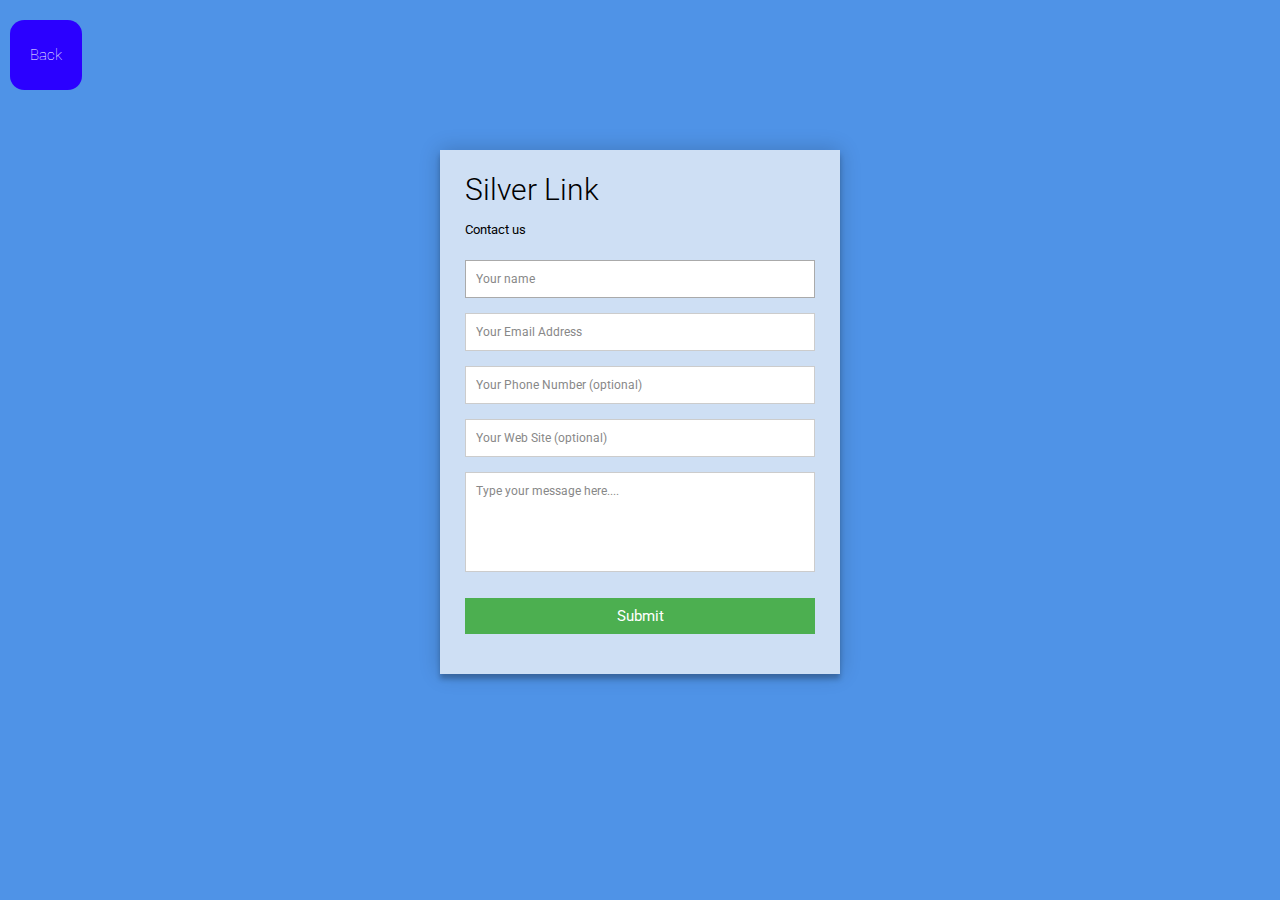
<file: contact.html>
<!DOCTYPE html>
<html lang="en">
<head>
    <meta charset="UTF-8">
    <meta http-equiv="X-UA-Compatible" content="IE=edge">
    <meta name="viewport" content="width=device-width, initial-scale=1.0">
    <link rel="stylesheet" href="contact.css">
    <title>Document</title>
</head>
<body>
    <header>
      <a href="index.html"><span>Back</span></a>
        </header>
        <main>
            <div class="container">  
                <form id="contact" action="" method="post">
                  <h3>Silver Link</h3>
                  <h4>Contact us</h4>
                  <fieldset>
                    <input placeholder="Your name" type="text" tabindex="1" required autofocus>
                  </fieldset>
                  <fieldset>
                    <input placeholder="Your Email Address" type="email" tabindex="2" required>
                  </fieldset>
                  <fieldset>
                    <input placeholder="Your Phone Number (optional)" type="tel" tabindex="3" required>
                  </fieldset>
                  <fieldset>
                    <input placeholder="Your Web Site (optional)" type="url" tabindex="4" required>
                  </fieldset>
                  <fieldset>
                    <textarea placeholder="Type your message here...." tabindex="5" required></textarea>
                  </fieldset>
                  <fieldset>
                    <button name="submit" type="submit" id="contact-submit" data-submit="...Sending">Submit</button>
                  </fieldset>
                </form>
              </div>
        </main>
   
</body>
</html>
</file>
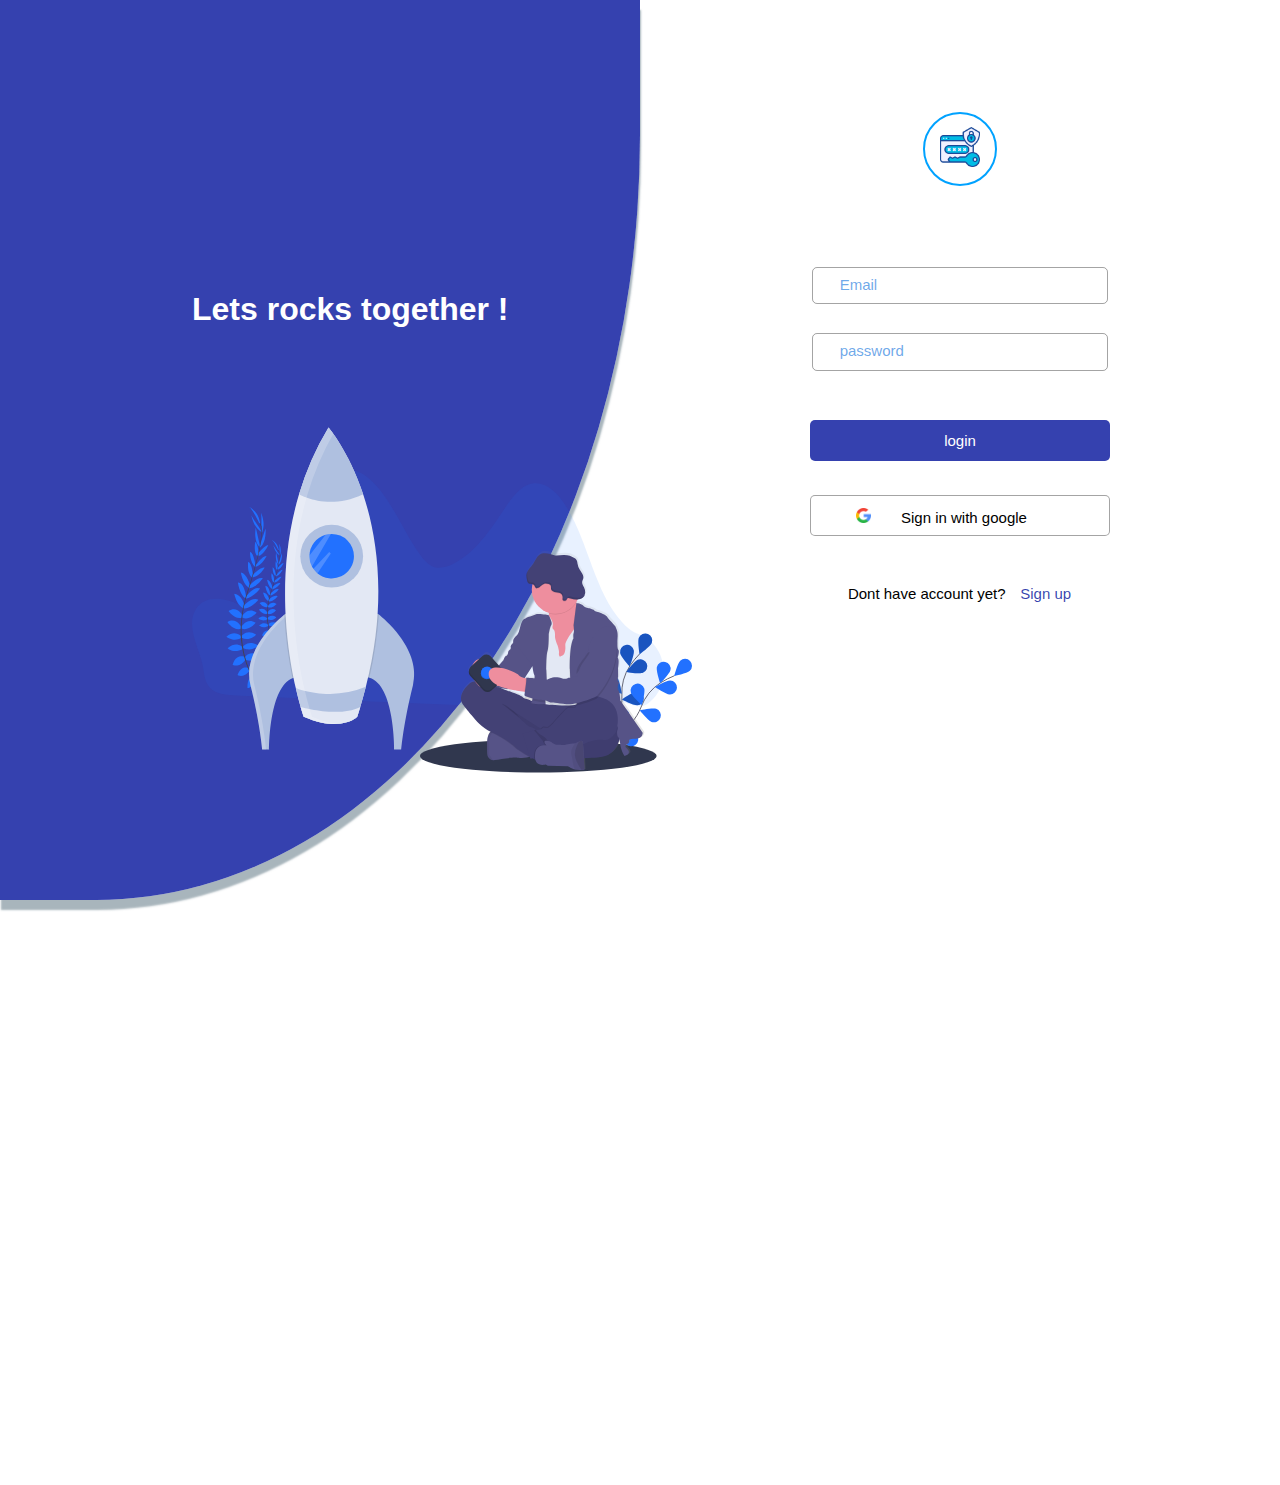
<file: login.html>
<!DOCTYPE html>
<html lang="en">
<head>
    <meta charset="UTF-8">
    <meta http-equiv="X-UA-Compatible" content="IE=edge">
    <meta name="viewport" content="width=device-width, initial-scale=1.0">
    <link rel="stylesheet" href="login.css">
    <title>Document</title>
</head>
<body>
    <!-- left part of login page -->
    <div class="left">
    </div>
    <div class="right">
        <div id="logo"><img src="img/password.png" alt="error" width="40px" height="40px"></div>
        <input type="email" placeholder ="Email" id="email">
        <input type="password" placeholder ="password"  id="password">
        <button class="login">login</button>
        <button class="login" id="google"><img src="img/search.png" alt="error" id="g" height="15px" width="15px">Sign in with google</button>       
        <footer>Dont have account yet? <label for="check"><a href="signup.html">Sign up</a></footer></label>
    </div>
   <div id="images">
      <h1>Lets rocks together !</h1>
      <img src="img/log.svg" alt="error" width="500em" height="500em">
    </div>
</body>
</html>
</file>
<file: contact.css>
@import url(https://fonts.googleapis.com/css?family=Roboto:400,300,600,400italic);
* {
  margin: 0;
  padding: 0;
  box-sizing: border-box;
  -webkit-box-sizing: border-box;
  -moz-box-sizing: border-box;
  -webkit-font-smoothing: antialiased;
  -moz-font-smoothing: antialiased;
  -o-font-smoothing: antialiased;
  font-smoothing: antialiased;
  text-rendering: optimizeLegibility;
}

body {
  font-family: "Roboto", Helvetica, Arial, sans-serif;
  font-weight: 100;
  font-size: 12px;
  line-height: 30px;
  color: #000000;
  background: #1972dfc3;
}

.container {
  max-width: 400px;
  width: 100%;
  margin: 0 auto;
  position: relative;
}

#contact input[type="text"],
#contact input[type="email"],
#contact input[type="tel"],
#contact input[type="url"],
#contact textarea,
#contact button[type="submit"] {
  font: 400 12px/16px "Roboto", Helvetica, Arial, sans-serif;
}

#contact {
  background: #f8f8f8bf;
  padding: 25px;
  margin: 150px 0;
  box-shadow: 0 0 20px 0 rgba(0, 0, 0, 0.2), 0 5px 5px 0 rgba(0, 0, 0, 0.24);
}

#contact h3 {
  display: block;
  font-size: 30px;
  font-weight: 300;
  margin-bottom: 10px;
}

#contact h4 {
  margin: 5px 0 15px;
  display: block;
  font-size: 13px;
  font-weight: 400;
}

fieldset {
  border: medium none !important;
  margin: 0 0 10px;
  min-width: 100%;
  padding: 0;
  width: 100%;
}

#contact input[type="text"],
#contact input[type="email"],
#contact input[type="tel"],
#contact input[type="url"],
#contact textarea {
  width: 100%;
  border: 1px solid #ccc;
  background: #FFF;
  margin: 0 0 5px;
  padding: 10px;
}

#contact input[type="text"]:hover,
#contact input[type="email"]:hover,
#contact input[type="tel"]:hover,
#contact input[type="url"]:hover,
#contact textarea:hover {
  -webkit-transition: border-color 0.3s ease-in-out;
  -moz-transition: border-color 0.3s ease-in-out;
  transition: border-color 0.3s ease-in-out;
  border: 1px solid #aaa;
}

#contact textarea {
  height: 100px;
  max-width: 100%;
  resize: none;
}

#contact button[type="submit"] {
  cursor: pointer;
  width: 100%;
  border: none;
  background: #4CAF50;
  color: #FFF;
  margin: 0 0 5px;
  padding: 10px;
  font-size: 15px;
}

#contact button[type="submit"]:hover {
  background: #43A047;
  -webkit-transition: background 0.3s ease-in-out;
  -moz-transition: background 0.3s ease-in-out;
  transition: background-color 0.3s ease-in-out;
}

#contact button[type="submit"]:active {
  box-shadow: inset 0 1px 3px rgba(0, 0, 0, 0.5);
}

.copyright {
  text-align: center;
}

#contact input:focus,
#contact textarea:focus {
  outline: 0;
  border: 1px solid #aaa;
}

::-webkit-input-placeholder {
  color: #888;
}

:-moz-placeholder {
  color: #888;
}

::-moz-placeholder {
  color: #888;
}

:-ms-input-placeholder {
  color: #888;
}
header span{
  padding: 20px;
  position: absolute;
  top: 20px;
  left: 10px;
  border-radius: 20%;
  background-color: rgb(43, 0, 255);
  color: #ffffff;
  text-decoration: none;
  font-size: 15px;
}
header span:hover{
  box-shadow: 5px 5px 5px rgba(0, 0, 0, 0.322) ;
}


@media (max-width: 428px) {
  .logo,
  .logo span {
    font-size: 30px;
  }
  .bio {
    margin-top: 10em;
    text-align: center;
  }
main {
  height: 35vh;
  width: 100vw;
}
.content{
  width: 134vw;
  height: 280vh;
}
#Explore{
  flex-direction:column;
  width: 134vw;
  height: 200vh;
  align-items: center;
  }
.blogs{
  top: 0;
  margin-top: 3em;
}
#Home{
  height:80vh;
  width: 134vw;
}
}
</file>
<file: login.css>
body{
    overflow: hidden;
    margin: 0;
}
.container {
    position: absolute;
    display: flex;
    width: 100%;
    height: 100%;
    background-color: #ffffff;
    overflow: hidden;
    top: 0;
  }
  
.left{  
    position: absolute;
    display: flex;
    justify-content: center;
    top: 0;
    width: 50%;
    height: 100%;
    box-shadow: 1px 10px 2px rgba(130, 148, 159, 0.696);
    border-bottom-right-radius: 85%;
    background-color:  #06159dcf;
    opacity: 100%;
    overflow: hidden;
    z-index: 1;
}
.right span{
   position: absolute;
   left: 42em;
    background-color: #0008ff;
    top: 1em;
    padding: 10px;
}
.right span a{
  text-decoration: none;
  color: #ffffff;
}
.left span{
  position: relative;
  top: 40%;
  font-family: sans-serif;
  font-size: 25px;
  color: white;
  display: none;
}

.left::before
{
    content: '';
    position: absolute;
    top: -50%;
    left: -50%;
    width: 200%;
    height: 200%;
    background: linear-gradient(45deg, #00ff22, #00ffff, #0008ff, #ff00ff);
    opacity: 0;
    animation: neon-border 5s linear infinite;
}
  
  @keyframes neon-border {
    0% {
      transform: rotate(0);
      opacity: 0;
    }
    50% {
      transform: rotate(180deg);
      opacity: 1;
    }
    100% {
      transform: rotate(360deg);
      opacity: 0;
    }
  }
.right{  
    box-sizing: border-box;
    position: absolute;
    display: flex;
    width: 50%;
    height: 100%;
    left:50%;
    top: 0px;  
    right: 0px;
    justify-content: center;
}

.right input
{
box-sizing: border-box;
position: absolute;
top: 20em; 
width: 22.2em;
height: 2.8em;
background-color: rgba(255, 255, 255, 0);
border: 1px solid rgba(9, 9, 9, 0.37);
border-radius: 5px;
padding-left: 2em;

}
input:hover {
    transform: scale(1.02);
    border-color: #00eaff9c;
    transition: all 0.3s ease-in-out;
  }
::placeholder{
    color: rgba(0, 105, 217, 0.587);
    font-family:  sans-serif;
    font-size: 15px;
}
#password
{
    margin-top: 5em;
}
.right .login{
position: absolute;
top : 28em;
width: 20em;
height: 2.7em;
background: rgba(6, 21, 157, 0.81);
border-radius: 5px;
border: none;
color: white;
font-size: 15px;
font-family:  sans-serif;
}
button:hover 
{
   transform: scale(1.02);
    background-color: hsla(212, 100%, 50%, 0.612);
    transition: background-color 0.3s ease, color 0.3s ease;
}
#google
{
    background-color: rgb(255, 255, 255);
    color: black;
    border: 1px solid rgba(9, 9, 9, 0.37);
    border-radius: 5px;
    top: 33em;
    text-align: left;
    padding-left: 2em;
    padding-bottom: 0.5em;
}
#google:hover{
  border:1px solid #00bfff;
}
#g
{
  margin-left: 1em;
  margin-top: 0.6em;
  margin-right: 2em;
}
footer
{
    position: relative;
    top: 39em;
    right: 2.5em;
    font-size: 15px;
    font-family:  sans-serif;
}
footer a{
    text-decoration: none;
    color:rgba(6, 21, 157, 0.81);
    margin-left: 0.7em;
}
footer a:hover{
  color:#00bfff;
  font-size: 16px;
  transition: 0.3s ease-out;
}
#logo
{
    position: relative;
    display: flex;
    justify-content: center;
    width: 70px;
    height: 70px;
    border-radius: 5em;
    left: 7em;
    top: 7em;
    border: 2px solid #00a2ff;
    overflow: hidden;
}
#logo:hover 
{
    transform: scale(1.2);
    border-color: #00d9ff;
    transition: all 0.3s ease-in-out;
}
  #logo::before
{
    content: '';
    position: absolute;
    top: -50%;
    left: -50%;
    width: 200%;
    height: 200%;
    background: linear-gradient(45deg, #00ff22, #00ffff, #0008ff, #ff00ff);
    opacity: 0;
    animation: neon-border 2s linear infinite;
}
  
  @keyframes neon-border {
    0% {
      transform: rotate(0);
      opacity: 0;
    }
    50% {
      transform: rotate(180deg);
      opacity: 1;
    }
    100% {
      transform: rotate(360deg);
      opacity: 0;
    }
  }
#logo img{
    position: absolute;
    top:0.8em;
}
#confirm_password{
  margin-top: 10em;
}
#images{
  position: absolute;
  z-index: 2;
  top: 30%;
  left:15%;
  font-family: Arial, Helvetica, sans-serif;
  color: white;
}
  .right .Signup{
    position: relative;
    top : 32em;
    left: 35%;
    width: 20em;
    height: 2.7em;
    background: rgba(6, 21, 157, 0.81);
    border-radius: 5px;
    border: none;
    color: white;
    font-size: 15px;
    font-family: cursive;
    
    }
    #sgoogle{
    position: absolute;
    background-color: rgb(255, 255, 255);
    color: black;
    border: 1px solid rgba(9, 9, 9, 0.37);
    border-radius: 5px;
    top: 38em;
    text-align: left;
    padding-left: 2em;
    padding-bottom: 0.5em;
    }
    #signup_footer{
      top: 42em;
    }

  /*FOR TABS */
    @media (max-width:900px)
    {
      #images{
        left:5%;
      }
    }  
    @media (max-width:800px)
    {
      .left span{
        display: block;
      }
      .left{  
        width: 100%;
        height: 10em;
        border-bottom-right-radius: 50%;
        box-shadow: 2px 5px 3px #aaaaaa;
        background-color:  #06159dcf;
      }
      .right{
        width: 100%;
        left: 0;
      }
      #images{
        display: none;
      }
      .right input{
        top:21em;
      }
      #logo
      {
        top:11em;
      }
      .left::before 
      {
        display: none;
      }
      .right input i{
        position: relative; 
        top: 18.2em; 
        color:rgb(35, 123, 123);
        left:12em
      }
    } 

  /*FOR MOBILE SCREEN */ 
  @media (max-width:450px){
    .left span{
      display: block;
    }
    .left{  
      width: 100%;
      height: 10em;
      border-bottom-right-radius: 50%;
      box-shadow: 2px 5px 3px #aaaaaa;
      background-color:  #06159dda;
    }
  #images {
    display:none;
  }
  .right{
    width:100%;
    left:0;
  }
  
   footer{
    top:40em;
    font-size:14px ;
   }
   .left::before 
   {
    display: none;
   }
  
  }
</file>
